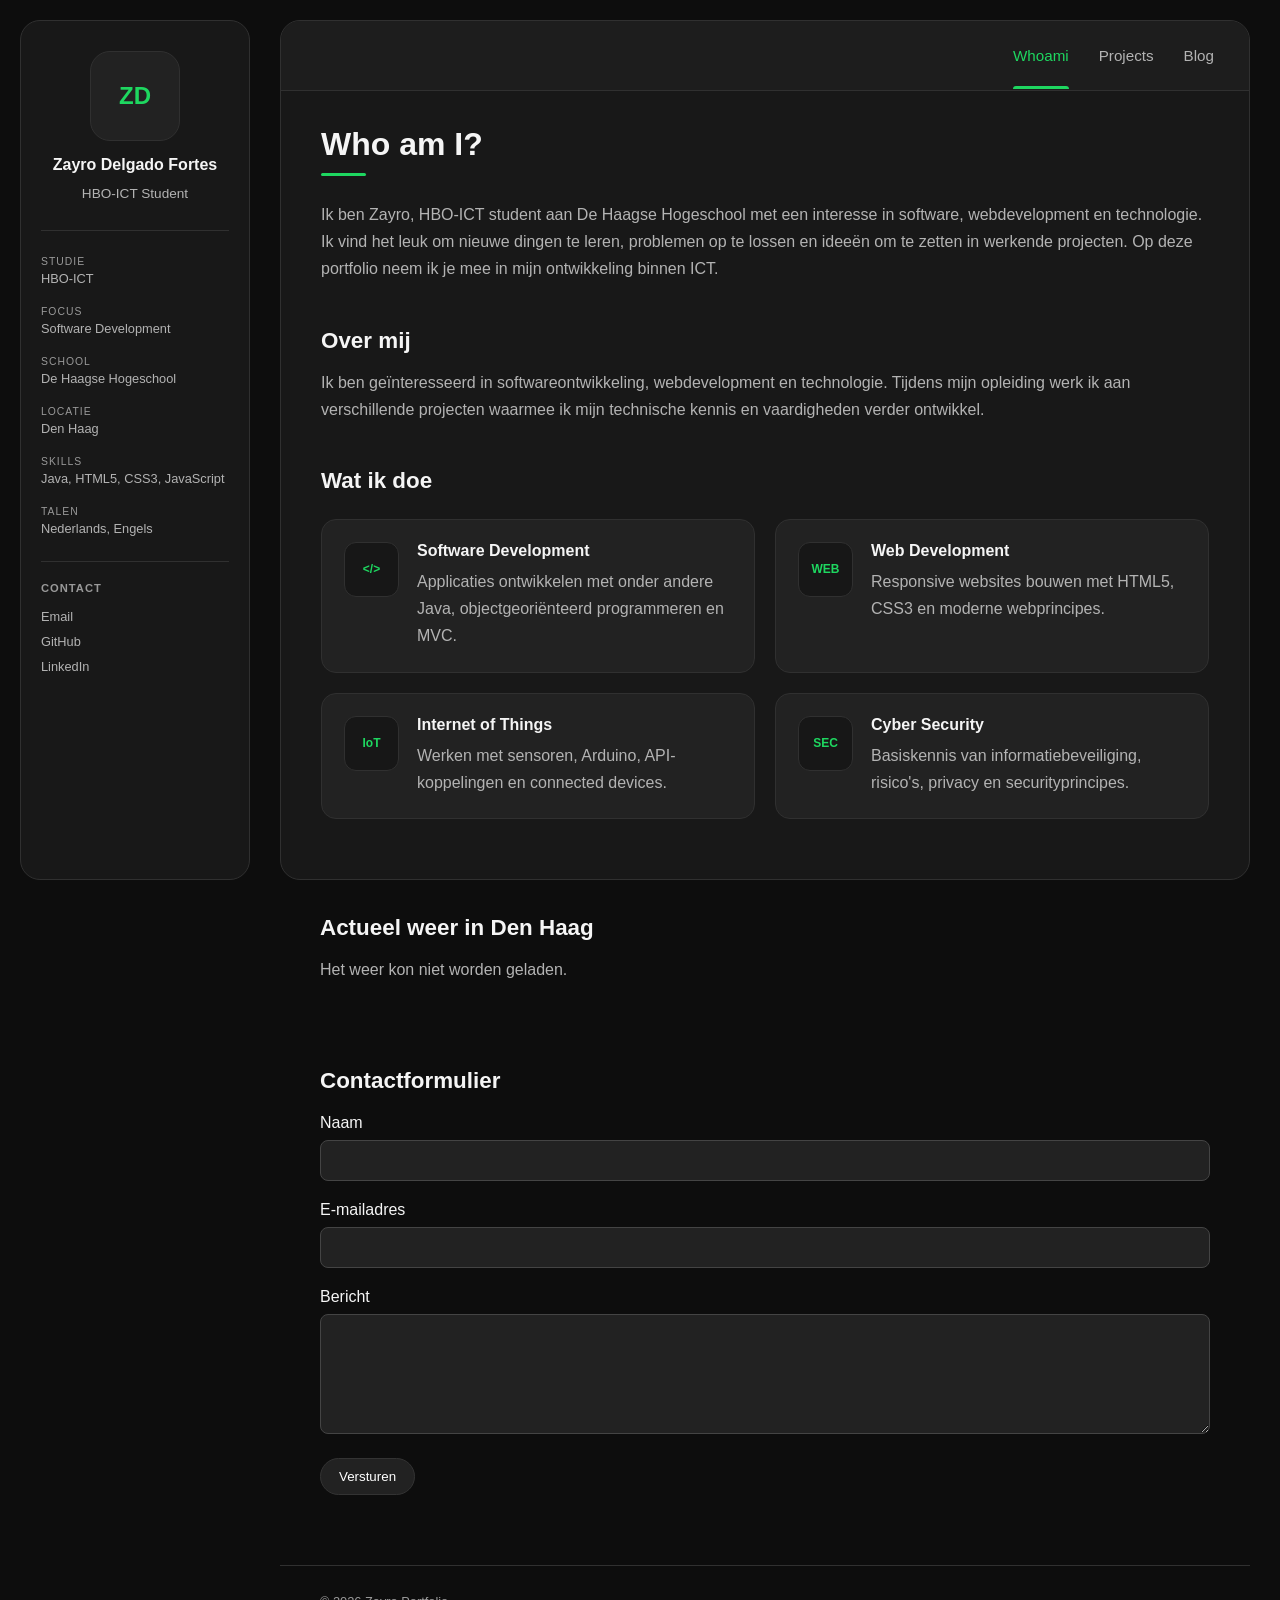
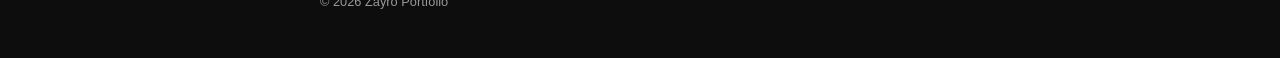
<file: index.html>
<!DOCTYPE html>
<html lang="nl">

<head>
    <meta charset="UTF-8">
    <meta name="viewport" content="width=device-width, initial-scale=1.0">

    <title>Whoami | Portfolio</title>

    <link rel="stylesheet" href="css/style.css">
</head>

<body>

    <!-- SIDEBAR
         Bevat mijn profiel, persoonlijke informatie en contactlinks.
         De positie wordt met CSS aangepast aan de schermgrootte. -->
    <header class="sidebar">

        <!-- PROFIEL
             Toont mijn initialen, naam en opleiding.
             Geeft bezoekers direct informatie over wie ik ben. -->
        <div class="profile">

            <div class="profile-image">
                <span>ZD</span>
            </div>

            <h3>Zayro Delgado Fortes</h3>
            <p>HBO-ICT Student</p>

        </div>

        <!-- PERSOONLIJKE INFORMATIE
             Toont mijn studie, vaardigheden en andere gegevens.
             De informatie wordt op mobiele schermen verborgen via CSS. -->
        <div class="sidebar-info">

            <div class="info-item">
                <span class="info-label">Studie</span>
                <span>HBO-ICT</span>
            </div>

            <div class="info-item">
                <span class="info-label">Focus</span>
                <span>Software Development</span>
            </div>

            <div class="info-item">
                <span class="info-label">School</span>
                <span>De Haagse Hogeschool</span>
            </div>

            <div class="info-item">
                <span class="info-label">Locatie</span>
                <span>Den Haag</span>
            </div>

            <div class="info-item">
                <span class="info-label">Skills</span>
                <span>Java, HTML5, CSS3, JavaScript</span>
            </div>

            <div class="info-item">
                <span class="info-label">Talen</span>
                <span>Nederlands, Engels</span>
            </div>

        </div>

        <!-- CONTACTLINKS
             Bevat links naar e-mail, GitHub en LinkedIn.
             De # verwijzingen zijn momenteel placeholders. -->
        <div class="contact-section">

            <h3>Contact</h3>

            <a href="#">
                Email
            </a>

            <a href="#">
                GitHub
            </a>

            <a href="#">
                LinkedIn
            </a>

        </div>

    </header>


    <!-- HOOFDINHOUD
         Bevat de navigatie, introductie en overige paginaonderdelen.
         Het main-element geeft de belangrijkste inhoud van de pagina aan. -->
    <main>

        <div class="content-container">

            <!-- NAVIGATIE
                 Maakt navigeren tussen de drie portfoliopagina's mogelijk.
                 De active-class geeft aan welke pagina geopend is. -->
            <nav class="top-nav">

                <a class="active" href="index.html">
                    Whoami
                </a>

                <a href="projects.html">
                    Projects
                </a>

                <a href="blog.html">
                    Blog
                </a>

            </nav>


            <!-- INTRODUCTIE
                 Stelt mij voor aan bezoekers van mijn portfolio.
                 Bevat een korte beschrijving van mijn studie en interesses. -->
            <section class="page-intro">

                <h1>Who am I?</h1>

                <p>
                    Ik ben Zayro, HBO-ICT student aan De Haagse Hogeschool met een interesse in software, webdevelopment en technologie.
                     Ik vind het leuk om nieuwe dingen te leren, problemen op te lossen en ideeën om te zetten in werkende projecten.
                      Op deze portfolio neem ik je mee in mijn ontwikkeling binnen ICT.
                </p>

            </section>


            <!-- OVER MIJ
                 Beschrijft mijn interesses binnen ICT.
                 Geeft bezoekers meer informatie over mijn ontwikkeling. -->
            <section>

                <h2>Over mij</h2>

                <p>
                    Ik ben geïnteresseerd in softwareontwikkeling,
                    webdevelopment en technologie. Tijdens mijn opleiding
                    werk ik aan verschillende projecten waarmee ik mijn
                    technische kennis en vaardigheden verder ontwikkel.
                </p>

            </section>


            <!-- VAARDIGHEDEN
                 Toont vier onderwerpen waarin ik kennis ontwikkel.
                 CSS Grid bepaalt hoe de kaarten worden weergegeven. -->
            <section>

                <h2>Wat ik doe</h2>

                <div class="card-grid">

                    <!-- SOFTWARE DEVELOPMENT
                         Beschrijft mijn ervaring met Java en MVC.
                         Het article-element vormt een zelfstandige kaart. -->
                    <article class="skill-card">

                        <div class="card-icon">
                            &lt;/&gt;
                        </div>

                        <div>
                            <h3>Software Development</h3>

                            <p>
                                Applicaties ontwikkelen met onder andere
                                Java, objectgeoriënteerd programmeren en MVC.
                            </p>
                        </div>

                    </article>


                    <!-- WEB DEVELOPMENT
                         Beschrijft mijn kennis van HTML5 en CSS3.
                         De kaart wordt responsive weergegeven via CSS. -->
                    <article class="skill-card">

                        <div class="card-icon">
                            WEB
                        </div>

                        <div>
                            <h3>Web Development</h3>

                            <p>
                                Responsive websites bouwen met HTML5,
                                CSS3 en moderne webprincipes.
                            </p>
                        </div>

                    </article>


                    <!-- INTERNET OF THINGS
                         Beschrijft mijn ervaring met sensoren en Arduino.
                         Laat zien dat ik ook met hardware en API's werk. -->
                    <article class="skill-card">

                        <div class="card-icon">
                            IoT
                        </div>

                        <div>
                            <h3>Internet of Things</h3>

                            <p>
                                Werken met sensoren, Arduino,
                                API-koppelingen en connected devices.
                            </p>
                        </div>

                    </article>


                    <!-- CYBER SECURITY
                         Beschrijft mijn basiskennis van informatiebeveiliging.
                         Laat mijn interesse in privacy en security zien. -->
                    <article class="skill-card">

                        <div class="card-icon">
                            SEC
                        </div>

                        <div>
                            <h3>Cyber Security</h3>

                            <p>
                                Basiskennis van informatiebeveiliging,
                                risico's, privacy en securityprincipes.
                            </p>
                        </div>

                    </article>

                </div>

            </section>

        </div>


        <!-- WEERGEGEVENS
             Toont het actuele weer in Den Haag.
             JavaScript haalt de gegevens op en vult het weer-element. -->
        <section class="weer-section">
            <h2>Actueel weer in Den Haag</h2>

            <div id="weer">
                <p id="weer-status">Weer laden...</p>
            </div>
        </section>


        <!-- CONTACTFORMULIER
             Laat bezoekers hun naam, e-mailadres en bericht invullen.
             JavaScript controleert de invoer en toont eventuele foutmeldingen. -->
        <section class="contact-form-section">
            <h2>Contactformulier</h2>

            <form id="contact-form" novalidate>

                <!-- ARIA-DESCRIBEDBY
                     Koppelt een invoerveld aan de bijbehorende foutmelding.
                     Hierdoor kan een schermlezer de foutmelding voorlezen. -->

                <!-- NAAMVELD
                     Laat de gebruiker een naam invoeren.
                     Het fout-element toont een melding bij ongeldige invoer. -->
                <div class="form-group">
                    <label for="naam">Naam</label>
                    <input type="text" id="naam" name="naam"
                    aria-describedby="naam-fout">
                    <p class="error-message" id="naam-fout"></p>
                </div>

                <!-- E-MAILVELD
                     Gebruikt type email voor invoer van een e-mailadres.
                     JavaScript controleert of het veld geldig is ingevuld. -->
                <div class="form-group">
                    <label for="email">E-mailadres</label>
                    <input type="email" id="email" name="email"
                    aria-describedby="email-fout">
                    <p class="error-message" id="email-fout"></p>
                </div>

                <!-- BERICHTVELD
                     Laat bezoekers een bericht typen in een textarea.
                     Een foutmelding verschijnt bij ongeldige invoer. -->
                <div class="form-group">
                    <label for="bericht">Bericht</label>
                    <textarea id="bericht" name="bericht"
                        aria-describedby="bericht-fout"></textarea>
                    <p class="error-message" id="bericht-fout"></p>
                </div>

                <!-- VERSTUURKNOP EN RESULTAAT
                     De submit-knop start de formulierverwerking.
                     Het resultaat-element toont feedback aan de gebruiker. -->
                <button type="submit">Versturen</button>

                <!-- ARIA-LIVE
                     Laat een schermlezer nieuwe resultaatmeldingen aankondigen.
                     Polite zorgt ervoor dat dit gebeurt zonder direct te onderbreken. -->
                <p id="form-resultaat" aria-live="polite"></p>

            </form>
        </section>


        <!-- FOOTER
             Toont de copyrightinformatie onderaan de pagina.
             CSS bepaalt de opmaak en uitlijning. -->
        <footer>

                <p>
                    &copy; 2026 Zayro Portfolio
                </p>

            </footer>

    </main>

    <!-- JAVASCRIPT
         Laadt het script voor interactieve onderdelen van de website.
         Wordt onderaan geplaatst zodat de HTML eerst geladen wordt. -->
    <!-- <script src="js/script.js"></script> -->
    <script src="js/contactform.js"></script>
    <script src="js/weer.js"></script>



</body>

</html>
</file>
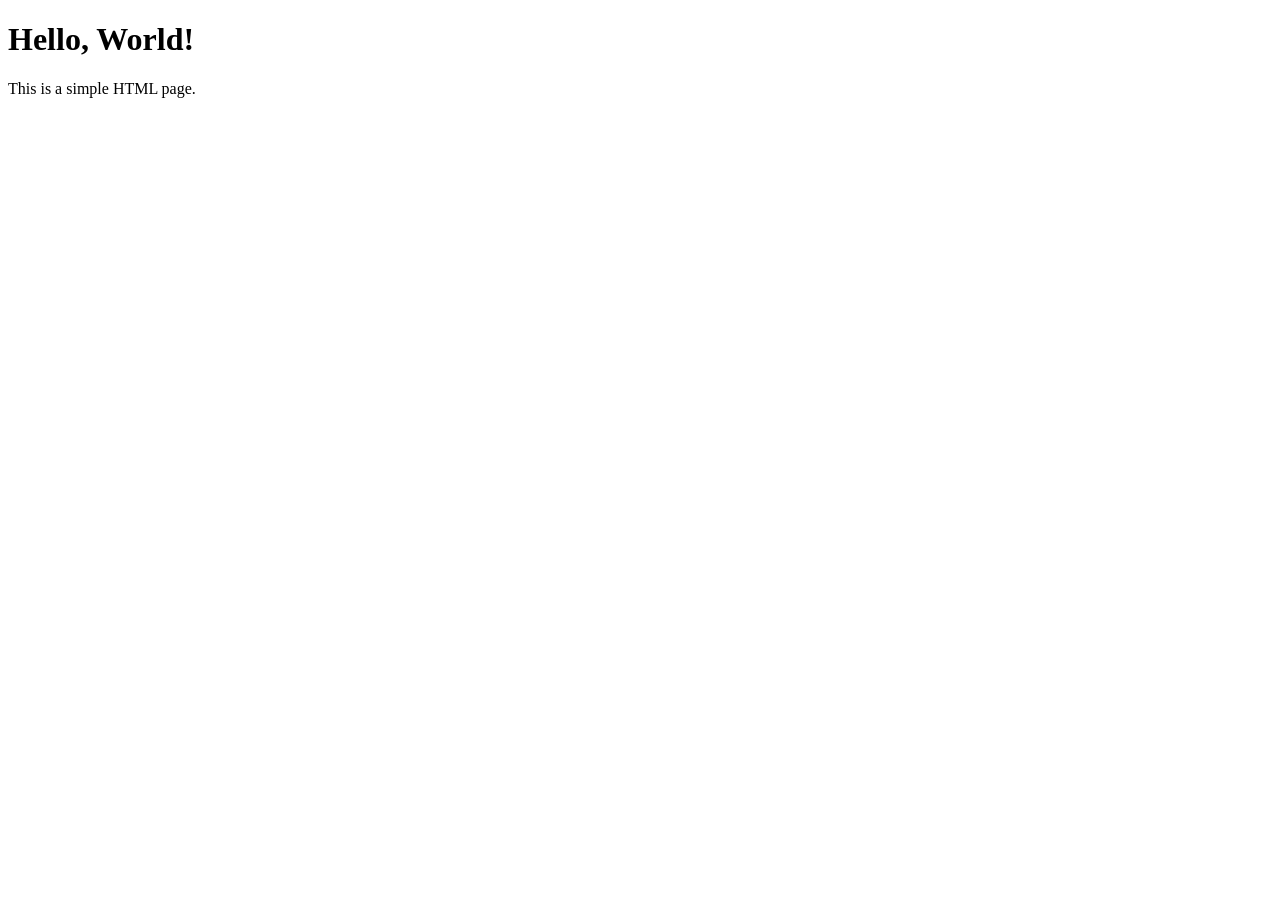
<file: Whoami/index.html>
<!DOCTYPE html>
<html lang="en">
<head>
    <meta charset="UTF-8">
    <meta name="viewport" content="width=device-width, initial-scale=1.0">
    <title>Hello world!</title>
</head>
<body>
    <h1>Hello, World!</h1>
    <p>This is a simple HTML page.</p>
</body>
</html>
</file>
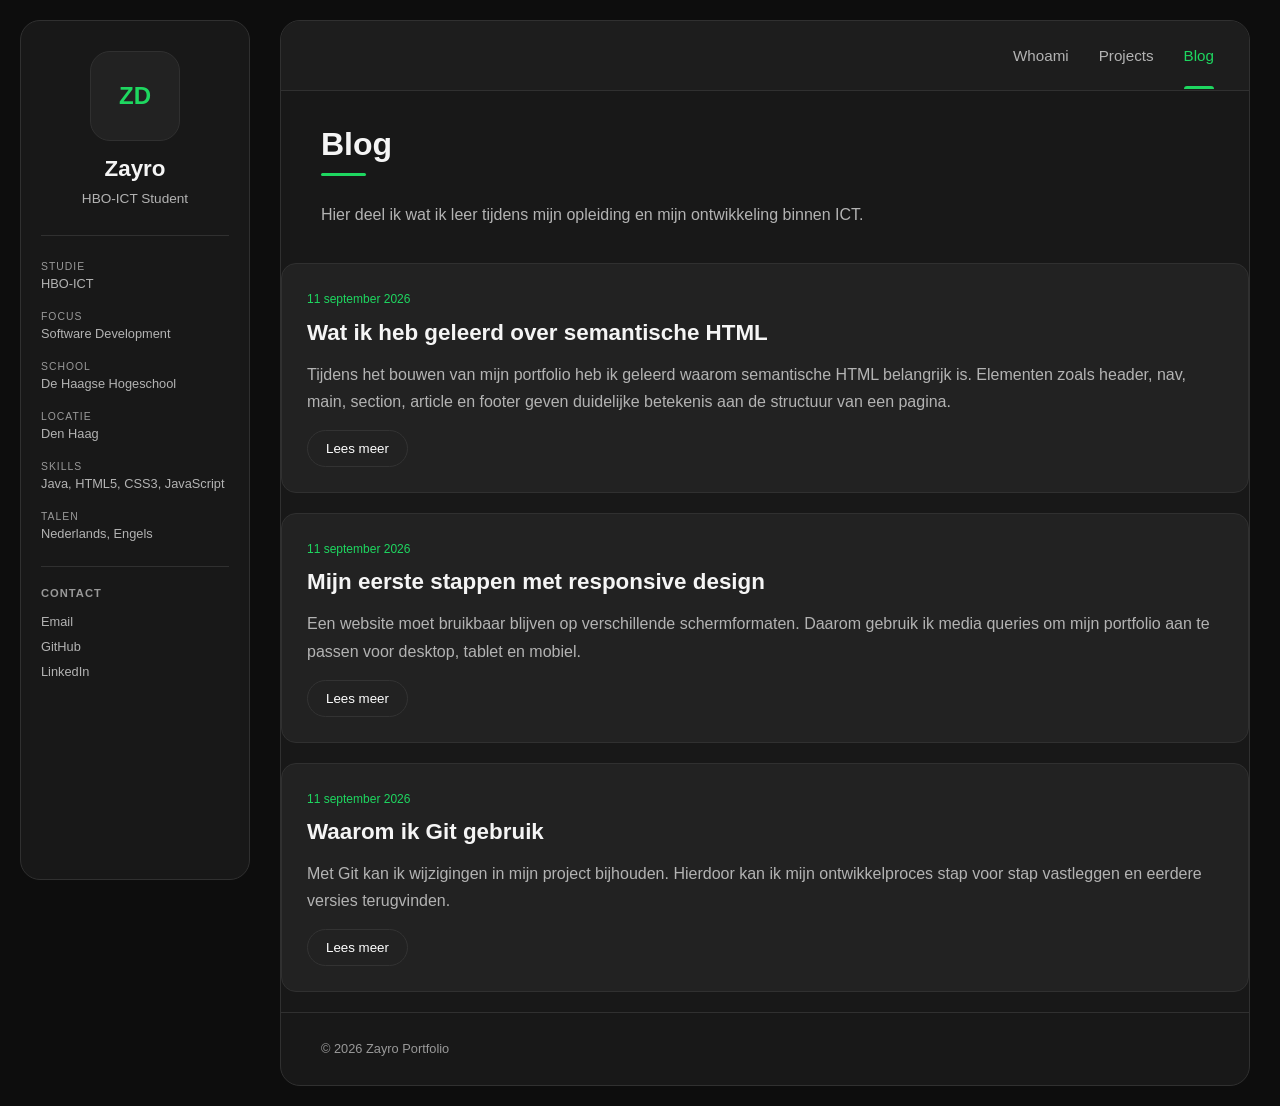
<file: blog.html>
<!DOCTYPE html>
<html lang="nl">

<head>
    <meta charset="UTF-8">
    <meta name="viewport" content="width=device-width, initial-scale=1.0">

    <title>Blog | Portfolio</title>

    <link rel="stylesheet" href="css/style.css">
</head>

<body>

    <!-- SIDEBAR
         Bevat mijn profiel, persoonlijke informatie en contactlinks.
         CSS past de positie aan op verschillende schermgroottes. -->
    <header class="sidebar">

        <!-- PROFIEL
             Toont mijn initialen, naam en opleiding.
             Geeft bezoekers informatie over wie ik ben. -->
        <div class="profile">

            <div class="profile-image">
                <span>ZD</span>
            </div>

            <h2>Zayro</h2>
            <p>HBO-ICT Student</p>

        </div>

        <!-- PERSOONLIJKE INFORMATIE
             Toont gegevens over mijn studie, vaardigheden en talen.
             Deze informatie wordt op mobiele schermen verborgen via CSS. -->
        <div class="sidebar-info">

            <div class="info-item">
                <span class="info-label">Studie</span>
                <span>HBO-ICT</span>
            </div>

            <div class="info-item">
                <span class="info-label">Focus</span>
                <span>Software Development</span>
            </div>

            <div class="info-item">
                <span class="info-label">School</span>
                <span>De Haagse Hogeschool</span>
            </div>

            <div class="info-item">
                <span class="info-label">Locatie</span>
                <span>Den Haag</span>
            </div>

            <div class="info-item">
                <span class="info-label">Skills</span>
                <span>Java, HTML5, CSS3, JavaScript</span>
            </div>

            <div class="info-item">
                <span class="info-label">Talen</span>
                <span>Nederlands, Engels</span>
            </div>

        </div>

        <!-- CONTACTLINKS
             Bevat links naar e-mail, GitHub en LinkedIn.
             De externe links openen via target="_blank" in een nieuw tabblad. -->
        <div class="contact-section">

            <h3>Contact</h3>

            <a href="mailto:jouwmail@example.com">
                Email
            </a>

            <a href="https://github.com/jouwgebruikersnaam" target="_blank">
                GitHub
            </a>

            <a href="https://www.linkedin.com/in/jouwprofiel" target="_blank">
                LinkedIn
            </a>

        </div>

    </header>


    <!-- HOOFDINHOUD
         Bevat de navigatie, blogintroductie en blogberichten.
         Het main-element geeft de belangrijkste pagina-inhoud aan. -->
    <main>

        <div class="content-container">

            <!-- NAVIGATIE
                 Laat bezoekers wisselen tussen de drie portfoliopagina's.
                 De active-class markeert de huidige Blog-pagina. -->
            <nav class="top-nav">

                <a href="index.html">
                    Whoami
                </a>

                <a href="projects.html">
                    Projects
                </a>

                <a class="active" href="blog.html">
                    Blog
                </a>

            </nav>


            <!-- BLOGINTRODUCTIE
                 Toont de paginatitel en een korte beschrijving.
                 Vertelt bezoekers waar mijn blogberichten over gaan. -->
            <section class="page-intro">

                <h1>Blog</h1>

                <p>
                    Hier deel ik wat ik leer tijdens mijn opleiding
                    en mijn ontwikkeling binnen ICT.
                </p>

            </section>


            <!-- BLOGLIJST
                 Bevat alle blogberichten in afzonderlijke kaarten.
                 CSS Grid bepaalt hoe de kaarten worden weergegeven. -->
            <div class="blog-grid">

                <!-- BLOG 1: SEMANTISCHE HTML
                     Beschrijft wat ik heb geleerd over semantische HTML.
                     Het article-element geeft het bericht een eigen structuur. -->
                <article class="blog-card">

                    <p class="blog-date">
                        11 september 2026
                    </p>

                    <h2>
                        Wat ik heb geleerd over semantische HTML
                    </h2>

                    <p>
                        Tijdens het bouwen van mijn portfolio heb ik geleerd
                        waarom semantische HTML belangrijk is. Elementen zoals
                        header, nav, main, section, article en footer geven
                        duidelijke betekenis aan de structuur van een pagina.
                    </p>

                    <!-- LEES MEER-KNOP
                         JavaScript luistert naar een klik op deze knop.
                         Hiermee kan de bezoeker extra tekst openen of sluiten. -->
                    <button class="lees-meer">Lees meer</button>

                    <!-- EXTRA BLOGTEKST
                         Is standaard verborgen met display: none in CSS.
                         JavaScript toont de tekst door de class open toe te voegen. -->
                    <div class="blog-extra">
                        <p>
                            Hier staat aanvullende informatie over dit blogbericht.
                        </p>
                    </div>

                </article>


                <!-- BLOG 2: RESPONSIVE DESIGN
                     Beschrijft hoe ik mijn website responsive heb gemaakt.
                     Legt uit waarom media queries belangrijk zijn. -->
                <article class="blog-card">

                    <p class="blog-date">
                        11 september 2026
                    </p>

                    <h2>
                        Mijn eerste stappen met responsive design
                    </h2>

                    <p>
                        Een website moet bruikbaar blijven op verschillende
                        schermformaten. Daarom gebruik ik media queries om
                        mijn portfolio aan te passen voor desktop, tablet
                        en mobiel.
                    </p>

                    <!-- LEES MEER-KNOP
                         Reageert op klikken via een JavaScript-eventlistener.
                         De knop wisselt tussen Lees meer en Lees minder. -->
                    <button class="lees-meer">Lees meer</button>

                    <!-- EXTRA BLOGTEKST
                         Bevat aanvullende informatie over responsive design.
                         JavaScript maakt deze tekst zichtbaar of verborgen. -->
                    <div class="blog-extra">
                        <p>
                            Hier staat aanvullende informatie over dit blogbericht.
                        </p>

                    </div>
                </article>


                <!-- BLOG 3: GIT
                     Beschrijft waarom ik Git gebruik voor versiebeheer.
                     Laat zien hoe ik wijzigingen in mijn projecten bijhoud. -->
                <article class="blog-card">

                    <p class="blog-date">
                        11 september 2026
                    </p>

                    <h2>
                        Waarom ik Git gebruik
                    </h2>

                    <p>
                        Met Git kan ik wijzigingen in mijn project bijhouden.
                        Hierdoor kan ik mijn ontwikkelproces stap voor stap
                        vastleggen en eerdere versies terugvinden.
                    </p>

                    <!-- LEES MEER-KNOP
                         JavaScript gebruikt de class lees-meer om de knop te vinden.
                         Een klik toont of verbergt de extra blogtekst. -->
                    <button class="lees-meer">Lees meer</button>

                    <!-- EXTRA BLOGTEKST
                         Wordt standaard verborgen door de class blog-extra.
                         De class open maakt de inhoud zichtbaar via CSS. -->
                    <div class="blog-extra">
                        <p>
                            Hier staat aanvullende informatie over dit blogbericht.
                        </p>
                    </div>

                </article>

            </div>


            <!-- FOOTER
                 Toont de copyrightinformatie onderaan de pagina.
                 CSS bepaalt de opmaak en uitlijning. -->
            <footer>

                <p>
                    &copy; 2026 Zayro Portfolio
                </p>

            </footer>

        </div>

    </main>

    <!-- JAVASCRIPT
         Laadt script.js voor de interactieve onderdelen van de website.
         Regelt op deze pagina de Lees meer- en Lees minder-knoppen. -->
    <!-- <script src="js/script.js"></script> -->
    <script src="js/blog.js"></script>


</body>

</html>
</file>
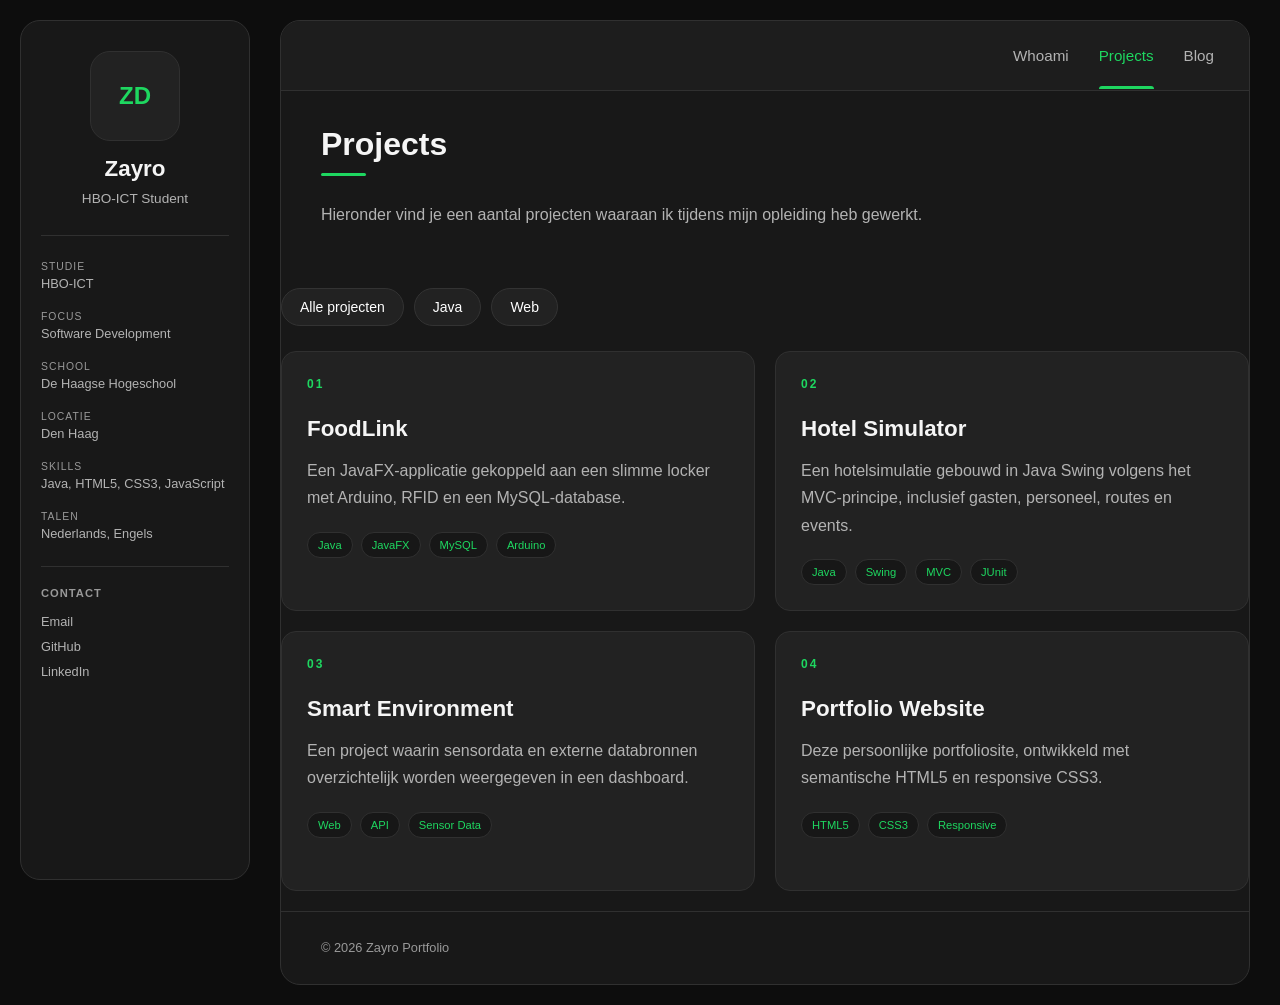
<file: projects.html>
<!DOCTYPE html>
<html lang="nl">

<head>
    <meta charset="UTF-8">
    <meta name="viewport" content="width=device-width, initial-scale=1.0">

    <title>Projects | Portfolio</title>

    <link rel="stylesheet" href="css/style.css">
</head>

<body>

    <!-- SIDEBAR
         Bevat mijn profiel, persoonlijke informatie en contactlinks.
         CSS past de positie aan op verschillende schermgroottes. -->
    <header class="sidebar">

        <!-- PROFIEL
             Toont mijn initialen, naam en opleiding.
             Geeft bezoekers informatie over wie ik ben. -->
        <div class="profile">

            <div class="profile-image">
                <span>ZD</span>
            </div>

            <h2>Zayro</h2>
            <p>HBO-ICT Student</p>

        </div>

        <!-- PERSOONLIJKE INFORMATIE
             Toont gegevens over mijn studie, vaardigheden en talen.
             Deze informatie wordt op mobiele schermen verborgen via CSS. -->
        <div class="sidebar-info">

            <div class="info-item">
                <span class="info-label">Studie</span>
                <span>HBO-ICT</span>
            </div>

            <div class="info-item">
                <span class="info-label">Focus</span>
                <span>Software Development</span>
            </div>

            <div class="info-item">
                <span class="info-label">School</span>
                <span>De Haagse Hogeschool</span>
            </div>

            <div class="info-item">
                <span class="info-label">Locatie</span>
                <span>Den Haag</span>
            </div>

            <div class="info-item">
                <span class="info-label">Skills</span>
                <span>Java, HTML5, CSS3, JavaScript</span>
            </div>

            <div class="info-item">
                <span class="info-label">Talen</span>
                <span>Nederlands, Engels</span>
            </div>

        </div>

        <!-- CONTACTLINKS
             Bevat links naar e-mail, GitHub en LinkedIn.
             target="_blank" opent de externe profielen in een nieuw tabblad. -->
        <div class="contact-section">

            <h3>Contact</h3>

            <a href="mailto:jouwmail@example.com">
                Email
            </a>

            <a href="https://github.com/jouwgebruikersnaam" target="_blank">
                GitHub
            </a>

            <a href="https://www.linkedin.com/in/jouwprofiel" target="_blank">
                LinkedIn
            </a>

        </div>

    </header>


    <!-- HOOFDINHOUD
         Bevat de navigatie, projectinformatie en projectkaarten.
         Het main-element geeft de belangrijkste pagina-inhoud aan. -->
    <main>

        <div class="content-container">

            <!-- NAVIGATIE
                 Laat bezoekers wisselen tussen de drie portfoliopagina's.
                 De active-class markeert de huidige Projects-pagina. -->
            <nav class="top-nav">

                <a href="index.html">
                    Whoami
                </a>

                <a class="active" href="projects.html">
                    Projects
                </a>

                <a href="blog.html">
                    Blog
                </a>

            </nav>


            <!-- PROJECTINTRODUCTIE
                 Toont de paginatitel en een korte beschrijving.
                 Vertelt bezoekers welke projecten ze kunnen bekijken. -->
            <section class="page-intro">

                <h1>Projects</h1>

                <p>
                    Hieronder vind je een aantal projecten waaraan
                    ik tijdens mijn opleiding heb gewerkt.
                </p>

            </section>


            <!-- PROJECTFILTERS
                 Bevat knoppen om alle projecten, Java of Web te tonen.
                 JavaScript gebruikt de ID's om de juiste filter toe te passen. -->
            <div class="project-filter">

                <button id="toon-alles">Alle projecten</button>
                <button id="toon-java">Java</button>
                <button id="toon-web">Web</button>

            </div>


            <!-- DYNAMISCHE PROJECTENLIJST
                 Is bij het laden leeg en wordt gevuld door JavaScript.
                 JavaScript maakt projectkaarten aan en voegt ze hier toe. -->
            <div class="project-grid" id="project-grid">


            </div>


            <!-- FOOTER
                 Toont de copyrightinformatie onderaan de pagina.
                 CSS bepaalt de opmaak en uitlijning. -->
            <footer>

                <p>
                    &copy; 2026 Zayro Portfolio
                </p>

            </footer>

        </div>

    </main>

    <!-- JAVASCRIPT
         Laadt script.js voor de dynamische projecten en filters.
         Het script maakt projectkaarten en verwerkt klikken op de knoppen. -->
    <!-- <script src="js/script.js"></script> -->
    <script src="js/project.js"></script>

    

</body>

</html>
</file>
<file: css/style.css>
/*----------------------------------------------------------------------------------------------------
/* KLEUREN
/*--------------------------------------------------------------------------------------------------
   :root bevat CSS-variabelen voor de kleuren van de website.
   Met var() kunnen dezelfde kleuren op meerdere plekken worden gebruikt. */
:root {
    --background: #0d0d0d;
    --surface: #181818;
    --surface-light: #222222;
    --surface-hover: #282828;

    --border: #303030;

    --text: #f5f5f5;
    --text-muted: #b3b3b3;

    /* TEKSTCONTRAST
       Deze kleur is aangepast voor beter tekstcontrast.
       Dit helpt om kleinere teksten beter leesbaar te maken. */
    --text-dark: #999999;

    --accent: #1ed760;
    --accent-hover: #3be477;
}

/*----------------------------------------------------------------------------------------------------
/* CSS RESET
/*----------------------------------------------------------------------------------------------------
   Verwijdert standaard marges en padding van HTML-elementen.
   border-box zorgt dat padding en borders meetellen in de breedte. */
* {
    box-sizing: border-box;
    margin: 0;
    padding: 0;
}

/*----------------------------------------------------------------------------------------------------
/* SOEPEL SCROLLEN
/*----------------------------------------------------------------------------------------------------
   Zorgt voor een vloeiende scrollbeweging bij interne links.
   De browser scrolt hierdoor niet direct naar de bestemming. */
html {
    scroll-behavior: smooth;
}

/*----------------------------------------------------------------------------------------------------
/* BASISOPMAAK
/*----------------------------------------------------------------------------------------------------
   Stelt het lettertype en de standaardkleuren van de website in.
   min-height zorgt dat de pagina minimaal de schermhoogte heeft. */
body {
    min-height: 100vh;

    font-family:
        Arial,
        Helvetica,
        sans-serif;

    background-color: var(--background);

    color: var(--text);
}

/*----------------------------------------------------------------------------------------------------
/* SIDEBAR
/*----------------------------------------------------------------------------------------------------
   Plaatst de sidebar vast aan de linkerkant van het scherm.
   De breedte, hoogte, achtergrond en afgeronde hoeken worden ingesteld. */
.sidebar {
    position: fixed;

    top: 20px;
    left: 20px;

    width: 230px;
    height: calc(100vh - 40px);

    padding: 30px 20px;

    background-color: var(--surface);

    border: 1px solid var(--border);
    border-radius: 20px;
}

/*----------------------------------------------------------------------------------------------------
/* PROFIEL
/*----------------------------------------------------------------------------------------------------
   Centreert de profielinformatie in de sidebar.
   De onderrand scheidt het profiel van de overige informatie. */
.profile {
    text-align: center;

    padding-bottom: 25px;

    border-bottom: 1px solid var(--border);
}


/* PROFIELAFBEELDING
   Maakt een vierkant blok waarin mijn initialen staan.
   Flexbox centreert de initialen horizontaal en verticaal. */
.profile-image {
    width: 90px;
    height: 90px;

    margin: 0 auto 15px;

    display: flex;

    align-items: center;
    justify-content: center;

    background-color: var(--surface-light);

    border: 1px solid var(--border);
    border-radius: 20px;

    font-size: 1.5rem;
    font-weight: 700;

    color: var(--accent);
}


/* PROFIELNAAM
   Geeft de naam een kleine ondermarge.
   De tekst krijgt de standaard lichte tekstkleur. */
.profile h2 {
    margin-bottom: 5px;

    color: var(--text);
}


/* PROFIELBESCHRIJVING
   Maakt de tekst onder de naam iets kleiner.
   De gedempte kleur zorgt voor een visueel onderscheid. */
.profile p {
    font-size: 0.85rem;

    color: var(--text-muted);
}

/*----------------------------------------------------------------------------------------------------
/* SIDEBAR-INFORMATIE
/*----------------------------------------------------------------------------------------------------
   Geeft de persoonlijke informatie ruimte bovenaan.
   Hierdoor staat deze niet direct tegen het profiel. */
.sidebar-info {
    margin-top: 25px;
}


/* INFORMATIE-ITEM
   Flexbox plaatst het label en de waarde onder elkaar.
   gap bepaalt de ruimte tussen deze twee onderdelen. */
.info-item {
    display: flex;
    flex-direction: column;

    gap: 4px;

    margin-bottom: 20px;

    font-size: 0.8rem;

    color: var(--text-muted);
}


/* INFORMATIELABEL
   Maakt labels klein en zet de tekst in hoofdletters.
   letter-spacing zorgt voor extra ruimte tussen de letters. */
.info-label {
    font-size: 0.65rem;

    text-transform: uppercase;

    letter-spacing: 1px;

    color: var(--text-dark);
}

/*----------------------------------------------------------------------------------------------------
/* CONTACTGEDEELTE
/*----------------------------------------------------------------------------------------------------
   Plaatst de contactlinks onder elkaar met Flexbox.
   De bovenrand scheidt de links van de persoonlijke informatie. */
.contact-section {
    margin-top: 25px;
    padding-top: 20px;

    border-top: 1px solid var(--border);

    display: flex;
    flex-direction: column;

    gap: 10px;
}


/* CONTACTTITEL
   Maakt de titel kleiner en toont deze in hoofdletters.
   Dit zorgt voor dezelfde stijl als de informatielabels. */
.contact-section h3 {
    margin-bottom: 5px;

    color: var(--text-dark);

    font-size: 0.7rem;
    text-transform: uppercase;

    letter-spacing: 1px;
}


/* CONTACTLINKS
   Verwijdert de standaard onderstreping van links.
   transition maakt kleur- en positieveranderingen vloeiend. */
.contact-section a {
    color: var(--text-muted);

    text-decoration: none;

    font-size: 0.8rem;

    transition:
        color 0.25s ease,
        transform 0.25s ease;
}


/* HOVER-EFFECT CONTACTLINKS
   :hover wordt actief wanneer de muis op een link staat.
   De link wordt groen en verschuift 3 pixels naar rechts. */
.contact-section a:hover {
    color: var(--accent);

    transform: translateX(3px);
}

/*----------------------------------------------------------------------------------------------------
/* HOOFDINHOUD
/*----------------------------------------------------------------------------------------------------
   margin-left houdt ruimte vrij voor de vaste sidebar.
   padding zorgt voor ruimte rondom de hoofdinhoud. */
main {
    margin-left: 280px;

    padding: 20px 30px 20px 0;
}

/*----------------------------------------------------------------------------------------------------
/* CONTENT-CONTAINER
/*----------------------------------------------------------------------------------------------------
   Vormt het grote afgeronde blok waarin de pagina-inhoud staat.
   overflow hidden voorkomt dat inhoud buiten de afgeronde randen komt. */
.content-container {
    min-height: calc(100vh - 40px);

    overflow: hidden;

    background-color: var(--surface);

    border: 1px solid var(--border);
    border-radius: 20px;
}

/*----------------------------------------------------------------------------------------------------
/* BOVENSTE NAVIGATIE
/*----------------------------------------------------------------------------------------------------
   Flexbox plaatst de navigatielinks naast elkaar.
   justify-content flex-end zet de links aan de rechterkant. */
.top-nav {
    display: flex;

    justify-content: flex-end;
    align-items: center;

    gap: 30px;

    min-height: 70px;

    padding: 0 35px;

    background-color: #1d1d1d;

    border-bottom: 1px solid var(--border);
}


/* NAVIGATIELINKS
   Geeft de links ruimte en verwijdert de onderstreping.
   position relative maakt een onderlijn met ::after mogelijk. */
.top-nav a {
    position: relative;

    padding: 25px 0;

    color: var(--text-muted);

    font-size: 0.95rem;
    font-weight: 500;

    text-decoration: none;

    transition: color 0.25s ease;
}


/* HOVER NAVIGATIE
   Verandert de tekstkleur wanneer de muis op een link staat.
   De groene kleur laat zien dat de link interactief is. */
.top-nav a:hover {
    color: var(--accent);
}


/* ACTIEVE PAGINA
   De class active wordt in HTML op de huidige pagina gezet.
   Hierdoor krijgt de geselecteerde navigatielink een groene kleur. */
.top-nav a.active {
    color: var(--accent);
}


/* ONDERLIJN ACTIEVE PAGINA
   ::after maakt een extra visueel element zonder extra HTML.
   Dit wordt als groene lijn onder de actieve link geplaatst. */
.top-nav a.active::after {
    content: "";

    position: absolute;

    left: 0;
    bottom: 0;

    width: 100%;
    height: 3px;

    background-color: var(--accent);

    border-radius: 5px 5px 0 0;
}

/*----------------------------------------------------------------------------------------------------
/* SECTIES
/*----------------------------------------------------------------------------------------------------
   Geeft alle section-elementen binnenruimte.
   Hierdoor staat de inhoud niet tegen de randen. */
section {
    padding: 35px 40px;
}


/* OPEENVOLGENDE SECTIES
   Selecteert een section die direct na een andere section komt.
   Verkleint de bovenruimte tussen deze secties. */
section + section {
    padding-top: 10px;
}

/*----------------------------------------------------------------------------------------------------
/* H1 PAGINATITEL
/*----------------------------------------------------------------------------------------------------
   Stelt de grootte en kleur van de belangrijkste titel in.
   margin-bottom zorgt voor ruimte onder de titel. */
h1 {
    margin-bottom: 25px;

    color: var(--text);

    font-size: 2rem;
}


/* DECORATIEVE LIJN ONDER H1
   ::after maakt een groene lijn onder de paginatitel.
   Hiervoor hoeft geen extra HTML-element te worden toegevoegd. */
h1::after {
    content: "";

    display: block;

    width: 45px;
    height: 3px;

    margin-top: 10px;

    background-color: var(--accent);

    border-radius: 10px;
}


/* H2 TITELS
   Stelt de opmaak van titels binnen secties en kaarten in.
   De grootte is kleiner dan h1 voor een duidelijke hiërarchie. */
h2 {
    margin-bottom: 15px;

    color: var(--text);

    font-size: 1.4rem;
}


/* H3 TITELS
   Geeft kleinere tussenkoppen hun eigen opmaak.
   Dit zorgt voor onderscheid tussen de verschillende kopniveaus. */
h3 {
    margin-bottom: 8px;

    color: var(--text);

    font-size: 1rem;
}

/*----------------------------------------------------------------------------------------------------
/* ALINEATEKST
/*----------------------------------------------------------------------------------------------------
   Gebruikt een gedempte tekstkleur voor gewone tekst.
   line-height vergroot de regelafstand voor betere leesbaarheid. */
p {
    color: var(--text-muted);

    line-height: 1.7;
}

/*----------------------------------------------------------------------------------------------------
/* SKILL CARD GRID
/*----------------------------------------------------------------------------------------------------
   CSS Grid verdeelt de vaardigheidskaarten in twee gelijke kolommen.
   repeat(2, 1fr) betekent twee kolommen met dezelfde breedte. */
.card-grid {
    display: grid;

    grid-template-columns:
        repeat(2, 1fr);

    gap: 20px;

    margin-top: 25px;
}


/* VAARDIGHEIDSKAART
   Flexbox plaatst het icoon en de tekst naast elkaar.
   De achtergrond, border en padding geven de kaart zijn uiterlijk. */
.skill-card {
    display: flex;

    gap: 18px;

    padding: 22px;

    background-color: var(--surface-light);

    border: 1px solid var(--border);
    border-radius: 15px;

    transition:
        transform 0.25s ease,
        border-color 0.25s ease,
        background-color 0.25s ease;
}


/* HOVER VAARDIGHEIDSKAART
   translateY verplaatst de kaart 3 pixels omhoog.
   De achtergrond en rand veranderen om interactie te tonen. */
.skill-card:hover {
    transform: translateY(-3px);

    background-color: var(--surface-hover);

    border-color: var(--accent);
}


/* VAARDIGHEIDSICOON
   Maakt een blok voor bijvoorbeeld WEB, IoT of SEC.
   Flexbox centreert de tekst binnen dit blok. */
.card-icon {
    min-width: 55px;
    height: 55px;

    display: flex;

    align-items: center;
    justify-content: center;

    background-color: #171717;

    border: 1px solid var(--border);
    border-radius: 12px;

    color: var(--accent);

    font-size: 0.75rem;
    font-weight: bold;
}

/*----------------------------------------------------------------------------------------------------
/* PROJECT GRID
/*----------------------------------------------------------------------------------------------------
   CSS Grid plaatst de projectkaarten in twee gelijke kolommen.
   Bij kleinere schermen wordt dit aangepast met een media query. */
.project-grid {
    display: grid;

    grid-template-columns:
        repeat(2, 1fr);

    gap: 20px;
}


/* PROJECTKAART
   Bepaalt de afmetingen en vormgeving van iedere projectkaart.
   JavaScript maakt de kaarten aan en geeft ze deze CSS-class. */
.project-card {
    position: relative;

    min-height: 260px;

    padding: 25px;

    background-color: var(--surface-light);

    border: 1px solid var(--border);
    border-radius: 15px;

    transition:
        transform 0.25s ease,
        border-color 0.25s ease,
        background-color 0.25s ease;
}


/* HOVER PROJECTKAART
   Verplaatst de kaart iets omhoog wanneer de muis erop staat.
   De groene rand maakt de hover-interactie zichtbaar. */
.project-card:hover {
    transform: translateY(-4px);

    background-color: var(--surface-hover);

    border-color: var(--accent);
}


/* PROJECTNUMMER
   Geeft de projectnummers 01, 02, 03 en 04 hun opmaak.
   De groene kleur en extra letterafstand maken ze herkenbaar. */
.project-number {
    margin-bottom: 25px;

    color: var(--accent);

    font-size: 0.75rem;
    font-weight: bold;

    letter-spacing: 2px;
}


/* PROJECTBESCHRIJVING
   Geeft de tekst in projectkaarten extra ruimte eronder.
   Hierdoor staan de tags niet direct tegen de beschrijving. */
.project-card p {
    margin-bottom: 20px;
}

/*----------------------------------------------------------------------------------------------------
/* PROJECTTAGS
/*----------------------------------------------------------------------------------------------------
   Flexbox plaatst de tags naast elkaar.
   flex-wrap zorgt dat tags naar een nieuwe regel kunnen gaan. */
.tags {
    display: flex;

    flex-wrap: wrap;

    gap: 8px;

    margin-top: 20px;
}


/* INDIVIDUELE TAGS
   Geeft iedere tag een afgeronde achtergrond en groene tekst.
   Hiermee worden gebruikte technieken duidelijk weergegeven. */
.tags span {
    padding: 6px 10px;

    background-color: #171717;

    border: 1px solid var(--border);
    border-radius: 20px;

    color: var(--accent);

    font-size: 0.7rem;
}

/*----------------------------------------------------------------------------------------------------
/* BLOG GRID
/*----------------------------------------------------------------------------------------------------
   Gebruikt CSS Grid om de blogkaarten onder elkaar te plaatsen.
   gap bepaalt de afstand tussen de berichten. */
.blog-grid {
    display: grid;

    gap: 20px;
}


/* BLOGKAART
   Geeft elk blogbericht een achtergrond, rand en binnenruimte.
   transition zorgt voor vloeiende veranderingen bij hover. */
.blog-card {
    padding: 25px;

    background-color: var(--surface-light);

    border: 1px solid var(--border);
    border-radius: 15px;

    transition:
        transform 0.25s ease,
        border-color 0.25s ease,
        background-color 0.25s ease;
}


/* HOVER BLOGKAART
   Laat de kaart iets omhoog bewegen wanneer de muis erop staat.
   De achtergrond en rand krijgen een andere kleur. */
.blog-card:hover {
    transform: translateY(-3px);

    background-color: var(--surface-hover);

    border-color: var(--accent);
}


/* BLOGDATUM
   Maakt de datum kleiner en geeft deze de groene accentkleur.
   Zo is de datum te onderscheiden van de titel en tekst. */
.blog-date {
    margin-bottom: 10px;

    color: var(--accent);

    font-size: 0.75rem;
}

/*----------------------------------------------------------------------------------------------------
/* FOOTER
/*----------------------------------------------------------------------------------------------------
   Plaatst de copyrightinformatie onderaan de inhoud.
   De bovenrand scheidt de footer van de rest van de pagina. */
footer {
    margin-top: 20px;

    padding: 25px 40px;

    border-top: 1px solid var(--border);
}


/* FOOTERTEKST
   Maakt de copyrighttekst kleiner en minder opvallend.
   Hierdoor krijgt deze minder nadruk dan de hoofdinhoud. */
footer p {
    color: var(--text-dark);

    font-size: 0.8rem;
}

/*----------------------------------------------------------------------------------------------------
/* RESPONSIVE TABLET
/*----------------------------------------------------------------------------------------------------
   Deze media query wordt actief bij schermen van maximaal 900px.
   De indeling wordt aangepast voor tablets en kleinere schermen. */
@media (max-width: 900px) {

    /* SIDEBAR TABLET
       position relative haalt de sidebar uit zijn vaste positie.
       Hierdoor komt de sidebar boven de hoofdinhoud te staan. */
    .sidebar {
        position: relative;

        top: auto;
        left: auto;

        width: calc(100% - 40px);
        height: auto;

        margin: 20px;
    }


    /* SIDEBAR-INFORMATIE TABLET
       Flexbox plaatst informatie-items naast elkaar.
       flex-wrap laat items naar een volgende regel gaan. */
    .sidebar-info {
        display: flex;

        flex-wrap: wrap;

        gap: 25px;
    }


    /* INFORMATIE-ITEMS TABLET
       Verwijdert de standaard ondermarge van ieder item.
       De afstand wordt nu bepaald door gap van de container. */
    .info-item {
        margin-bottom: 0;
    }


    /* HOOFDINHOUD TABLET
       Verwijdert de linkermarge die ruimte maakte voor de sidebar.
       De inhoud kan nu de volledige schermbreedte gebruiken. */
    main {
        margin-left: 0;

        padding:
            0 20px 20px 20px;
    }


    /* CONTENT-CONTAINER TABLET
       Verwijdert de minimale schermhoogte van de container.
       De hoogte wordt nu bepaald door de aanwezige inhoud. */
    .content-container {
        min-height: auto;
    }


    /* SKILL GRID TABLET
       Verandert twee kolommen naar één kolom.
       Hierdoor komen vaardigheidskaarten onder elkaar te staan. */
    .card-grid {
        grid-template-columns: 1fr;
    }


    /* PROJECT GRID TABLET
       Verandert twee projectkolommen naar één kolom.
       Zo krijgen projectkaarten meer ruimte op kleinere schermen. */
    .project-grid {
        grid-template-columns: 1fr;
    }
}

/*----------------------------------------------------------------------------------------------------
/* RESPONSIVE MOBIEL
/*----------------------------------------------------------------------------------------------------
   Deze media query wordt actief bij schermen van maximaal 480px.
   Past afstanden, tekstgroottes en de indeling verder aan. */
@media (max-width: 480px) {

    /* SIDEBAR MOBIEL
       Maakt de sidebar bijna even breed als het scherm.
       Kleinere marges en padding besparen ruimte. */
    .sidebar {
        width: calc(100% - 20px);

        margin: 10px;

        padding: 20px;
    }


    /* PROFIELAFBEELDING MOBIEL
       Verkleint de afbeelding van 90px naar 70px.
       Hierdoor neemt het profiel minder ruimte in beslag. */
    .profile-image {
        width: 70px;
        height: 70px;

        border-radius: 15px;
    }


    /* SIDEBAR-INFORMATIE VERBERGEN
       display none verbergt de extra persoonlijke informatie.
       Hierdoor blijft de mobiele weergave overzichtelijker. */
    .sidebar-info {
        display: none;
    }


    /* HOOFDINHOUD MOBIEL
       Verkleint de ruimte rondom de hoofdinhoud.
       Zo blijft er meer ruimte over voor de inhoud zelf. */
    main {
        padding:
            0 10px 10px 10px;
    }


    /* CONTENT-CONTAINER MOBIEL
       Verkleint de afgeronde hoeken van de container.
       Dit past beter bij de compactere mobiele indeling. */
    .content-container {
        border-radius: 15px;
    }


    /* NAVIGATIE MOBIEL
       Centreert de navigatielinks met Flexbox.
       Verkleint de afstand en padding zodat de links beter passen. */
    .top-nav {
        justify-content: center;

        gap: 20px;

        padding:
            0 15px;
    }


    /* NAVIGATIELINKS MOBIEL
       Verkleint de tekstgrootte van de navigatielinks.
       Hierdoor nemen de links minder horizontale ruimte in. */
    .top-nav a {
        font-size: 0.85rem;
    }


    /* SECTIES MOBIEL
       Verkleint de binnenruimte van alle secties.
       Hierdoor blijft meer ruimte beschikbaar voor de tekst. */
    section {
        padding:
            25px 20px;
    }


    /* H1 MOBIEL
       Verkleint de belangrijkste paginatitel.
       Zo past de titel beter op kleinere schermen. */
    h1 {
        font-size: 1.6rem;
    }


    /* H2 MOBIEL
       Verkleint de titels binnen de verschillende onderdelen.
       Hierdoor blijft de verhouding tussen de koppen behouden. */
    h2 {
        font-size: 1.2rem;
    }


    /* VAARDIGHEIDSKAART MOBIEL
       flex-direction column zet het icoon en de tekst onder elkaar.
       Dit voorkomt dat ze te veel horizontale ruimte innemen. */
    .skill-card {
        flex-direction: column;
    }


    /* PROJECTKAART MOBIEL
       Verwijdert de minimale hoogte van projectkaarten.
       De hoogte past zich aan de hoeveelheid inhoud aan. */
    .project-card {
        min-height: auto;
    }


    /* FOOTER MOBIEL
       Verkleint de binnenruimte van de footer.
       text-align center centreert de copyrighttekst. */
    footer {
        padding:
            20px;

        text-align: center;
    }
}

/*----------------------------------------------------------------------------------------------------
/* PROJECTFILTERS
/*----------------------------------------------------------------------------------------------------
   Flexbox plaatst de filterknoppen naast elkaar.
   flex-wrap zorgt dat ze op kleinere schermen kunnen doorlopen. */
.project-filter {
    display: flex;
    gap: 10px;
    margin: 25px 0;
    flex-wrap: wrap;
}


/* PROJECTFILTERKNOPPEN
   Geeft de knoppen een donkere achtergrond en afgeronde hoeken.
   cursor pointer laat zien dat erop geklikt kan worden. */
.project-filter button {
    background-color: #222;
    color: #ffffff;
    border: 1px solid #333;
    padding: 10px 18px;
    border-radius: 20px;
    cursor: pointer;
    font-size: 14px;
    transition: 0.2s;
}


/* HOVER PROJECTFILTERS
   Verandert de rand en tekstkleur wanneer de muis erop staat.
   Hiermee krijgt de gebruiker visuele feedback. */
.project-filter button:hover {
    border-color: #00e676;
    color: #00e676;
}


/* FOCUS PROJECTFILTERS
   :focus toont een groene rand wanneer de knop focus heeft.
   Dit helpt bij het bedienen van de website met een toetsenbord. */
.project-filter button:focus {
    outline: 2px solid #00e676;
    outline-offset: 2px;
}

/*----------------------------------------------------------------------------------------------------
/* EXTRA BLOGTEKST
/*----------------------------------------------------------------------------------------------------
   display none verbergt de aanvullende blogtekst standaard.
   JavaScript kan deze tekst later zichtbaar maken. */
.blog-extra {
    display: none;
}


/* EXTRA BLOGTEKST OPENEN
   Wanneer JavaScript de class open toevoegt, verschijnt de tekst.
   display block maakt de eerder verborgen inhoud zichtbaar. */
.blog-extra.open {
    display: block;
}

/*----------------------------------------------------------------------------------------------------
/* LEES MEER-KNOP
/*----------------------------------------------------------------------------------------------------
   Geeft de blogknop een donkere achtergrond en afgeronde hoeken.
   JavaScript gebruikt deze knop om extra tekst te tonen. */
.lees-meer {
    margin-top: 15px;
    background-color: #222;
    color: #ffffff;
    border: 1px solid #333;
    padding: 10px 18px;
    border-radius: 20px;
    cursor: pointer;
}


/* HOVER LEES MEER-KNOP
   Verandert de tekst en rand naar groen bij hover.
   Zo ziet de gebruiker dat de knop interactief is. */
.lees-meer:hover {
    color: #00e676;
    border-color: #00e676;
}

/*----------------------------------------------------------------------------------------------------
/* CONTACTFORMULIER-SECTIE
/*----------------------------------------------------------------------------------------------------
   Geeft het contactformulier extra ruimte aan de bovenkant.
   Hierdoor staat het formulier losser van de vorige inhoud. */
.contact-form-section {
    margin-top: 40px;
}


/* CONTACTFORMULIER
   Geeft het formulier ruimte bovenaan.
   Hierdoor staat het niet direct tegen de sectietitel. */
#contact-form {
    margin-top: 20px;
}


/* FORMULIERGROEPEN
   Geeft iedere groep met label en invoerveld onderruimte.
   Hierdoor blijven de velden overzichtelijk gescheiden. */
.form-group {
    margin-bottom: 20px;
}


/* FORMULIERLABELS
   display block plaatst het label op een eigen regel.
   De ondermarge zorgt voor ruimte tussen label en invoerveld. */
.form-group label {
    display: block;
    margin-bottom: 8px;
}


/* INVOERVELDEN
   Geeft tekstvelden en het berichtveld dezelfde vormgeving.
   width 100% zorgt dat ze de beschikbare breedte gebruiken. */
.form-group input,
.form-group textarea {
    width: 100%;
    box-sizing: border-box;
    padding: 12px;
    background-color: #222;
    color: #fff;
    border: 1px solid #444;
    border-radius: 8px;
}


/* BERICHTVELD
   Geeft het tekstvak een minimale hoogte van 120px.
   resize vertical laat gebruikers de hoogte zelf aanpassen. */
.form-group textarea {
    min-height: 120px;
    resize: vertical;
}


/* VERSTUURKNOP
   Geeft de formulierknop dezelfde donkere stijl als andere knoppen.
   cursor pointer laat zien dat de knop aanklikbaar is. */
#contact-form button {
    background-color: #222;
    color: #fff;
    border: 1px solid #333;
    padding: 10px 18px;
    border-radius: 20px;
    cursor: pointer;
}


/* HOVER VERSTUURKNOP
   Verandert de rand en tekstkleur naar groen bij hover.
   Hiermee krijgt de gebruiker feedback bij het aanwijzen. */
#contact-form button:hover {
    color: #00e676;
    border-color: #00e676;
}


/* FOUTMELDINGEN
   Bepaalt de tekstgrootte en ruimte boven foutmeldingen.
   JavaScript vult deze elementen wanneer invoer ongeldig is. */
.error-message {
    margin-top: 5px;
    font-size: 14px;
}


/* FORMULIERRESULTAAT
   Geeft de bevestigingsmelding ruimte bovenaan.
   JavaScript toont hier feedback na het controleren van de invoer. */
#form-resultaat {
    margin-top: 15px;
}
</file>
